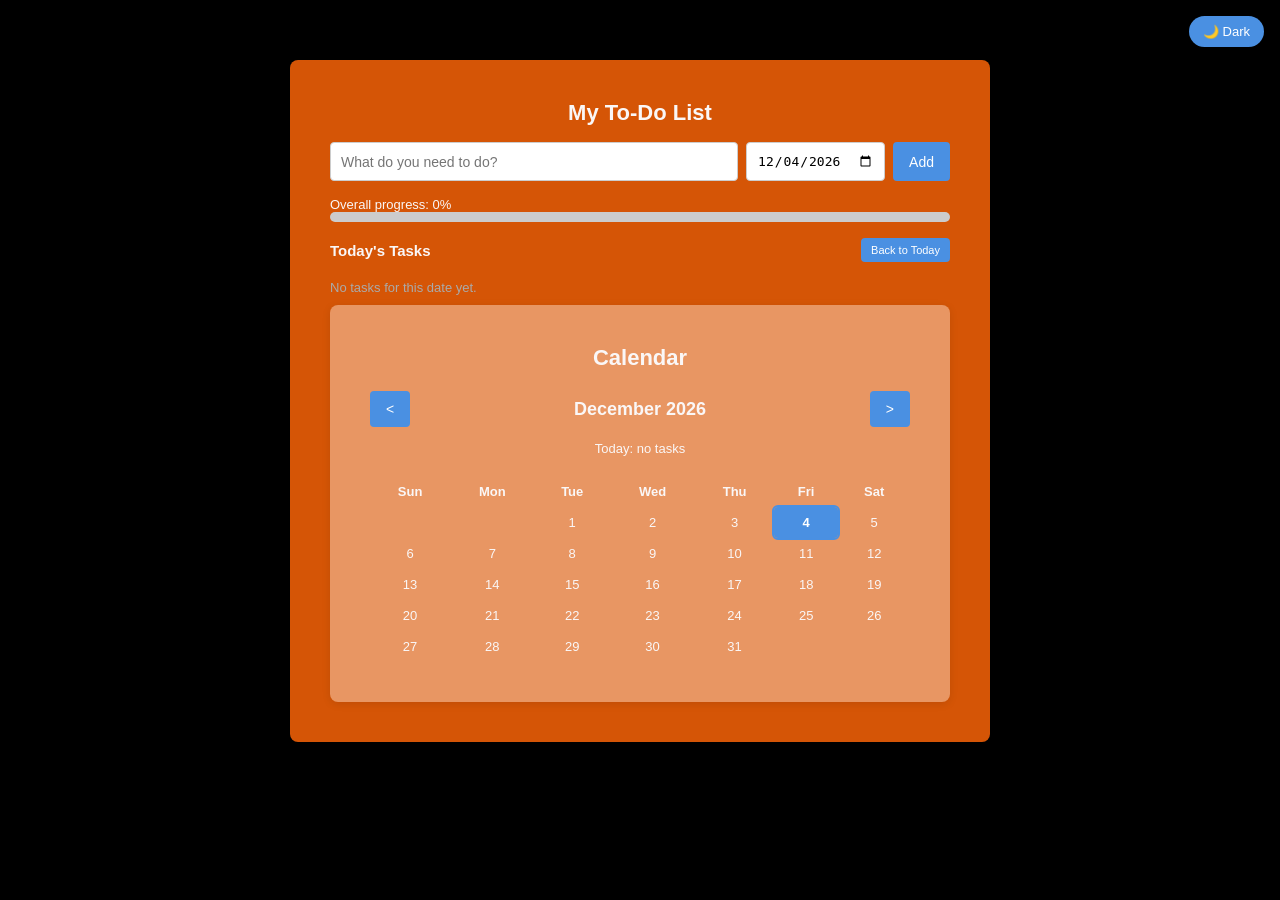
<file: WEB_DEV_PROJECTS/To-do_list project/index.html>
<!doctype html>
<html lang="en">
  <head>
    <meta charset="UTF-8" />
    <meta name="viewport" content="width=device-width, initial-scale=1.0" />
    <title>My To-Do List</title>
    <link rel="stylesheet" href="style.css" />
  </head>

  <body>
    <!-- Light/Dark mode switch -->
    <button id="theme-toggle">🌙 Dark</button>

    <!--Container Input Box-->
    <div class="container">
      <h1>My To-Do List</h1>

      <div class="input-row">
        <input
          type="text"
          id="task-input"
          placeholder="What do you need to do?"
        />
        <input type="date" id="task-date" />
        <button id="add-btn">Add</button>
      </div>

      <!-- Progress  Bar Section -->
      <div class="progress-section">
        <div class="progress-label">
          Overall progress: <span id="progress-percent">0%</span>
        </div>
        <div class="progress-bar">
          <div class="progress-fill" id="progress-fill"></div>
        </div>
      </div>

      <!-- Task List Section -->
      <div class="list-heading-row">
        <h2 id="list-heading">Today's Tasks</h2>
        <button id="today-btn">Back to Today</button>
      </div>
      <ul id="task-list"></ul>
      <!-- Calendar Section -->
      <div class="container_calendar">
        <h1>Calendar</h1>
        <div class="calendar">
          <div class="calendar-header">
            <button id="prev-month">&lt;</button>
            <h2 id="month-year"></h2>
            <button id="next-month">&gt;</button>
          </div>
          <table id="calendar-table">
            <thead>
              <tr>
                <th>Sun</th>
                <th>Mon</th>
                <th>Tue</th>
                <th>Wed</th>
                <th>Thu</th>
                <th>Fri</th>
                <th>Sat</th>
              </tr>
            </thead>
            <tbody id="calendar-body"></tbody>
          </table>
        </div>
      </div>
    </div>

    <!-- JavaScript Section -->
    <script src="script.js"></script>
  </body>
</html>
</file>
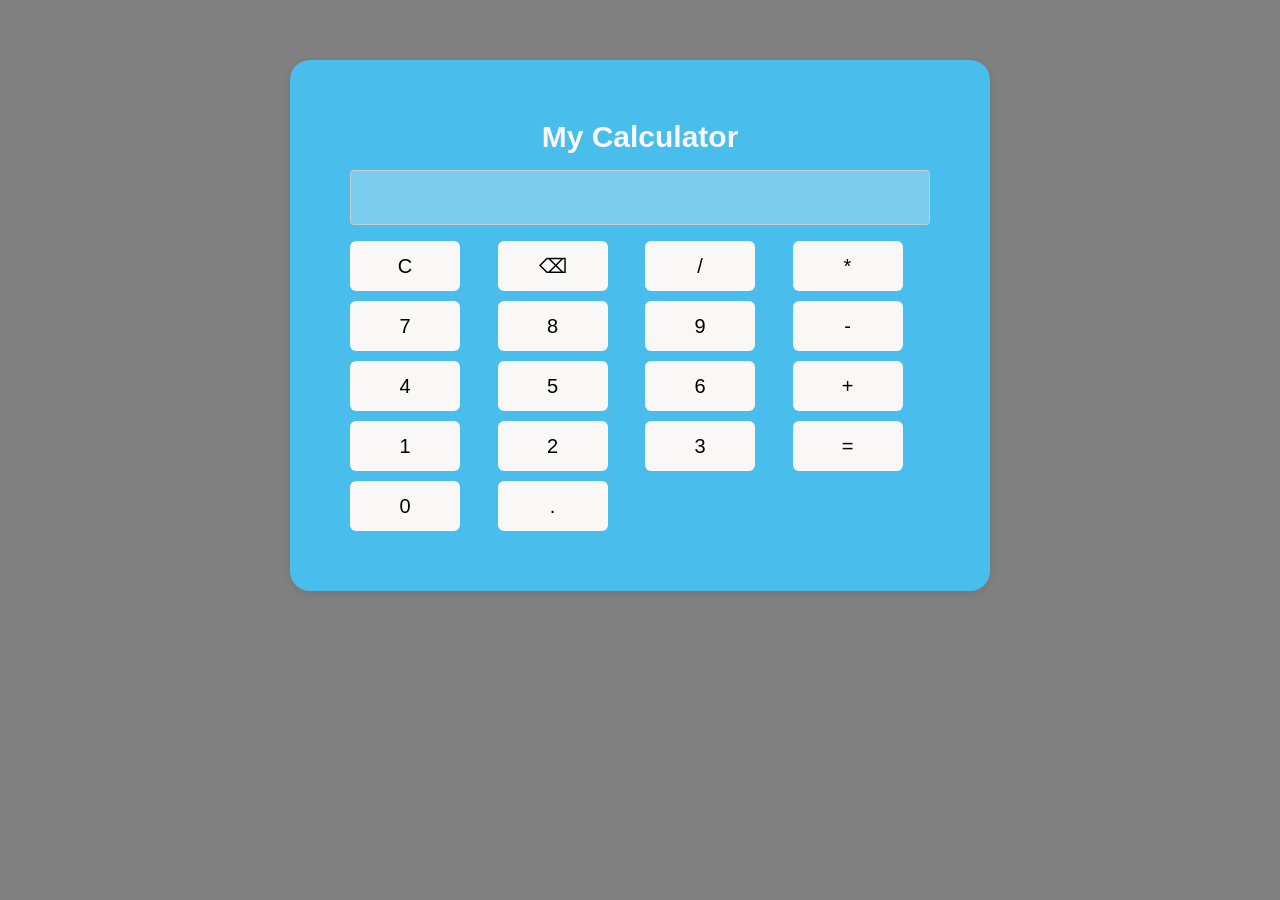
<file: WEB_DEV_PROJECTS/Calculator_project/cal_index.html>
<!DOCTYPE html>
<html lang="en">
<head>
    <meta charset="UTF-8">
    <meta name="viewport" content="width=device-width, initial-scale=1.0">
    <title>My Calculator</title>
    <link rel="stylesheet" href="cal_style.css" />
</head>
<body>
    <div class="container">
        <h1>My Calculator</h1>
        <input type="text" id="result" disabled />
        <div class="buttons">
            <button onclick="C()">C</button>
            <button onclick="backspace()">&#9003;</button>
            <button onclick="appendToResult('/')">/</button>
            <button onclick="appendToResult('*')">*</button>
            <button onclick="appendToResult('7')">7</button>
            <button onclick="appendToResult('8')">8</button>
            <button onclick="appendToResult('9')">9</button>
            <button onclick="appendToResult('-')">-</button>
            <button onclick="appendToResult('4')">4</button>
            <button onclick="appendToResult('5')">5</button>
            <button onclick="appendToResult('6')">6</button>
            <button onclick="appendToResult('+')">+</button>
            <button onclick="appendToResult('1')">1</button>
            <button onclick="appendToResult('2')">2</button>
            <button onclick="appendToResult('3')">3</button>
            <button onclick="calculate()" id="equals">=</button>
            <button onclick="appendToResult('0')" id="zero">0</button>
            <button onclick="appendToResult('.')">.</button>
        </div>
    </div>
    <script src="cal_script.js"></script>
</body>
</html>
</file>
<file: WEB_DEV_PROJECTS/To-do_list project/style.css>
* {
  box-sizing: border-box;
  margin: 0;
  padding: 0;
}

/* ============================================================
   THEME COLORS
   Dark mode is the default (matches how the app looked before).
   Adding the "light-mode" class to <body> swaps every variable
   below to its light-mode value — nothing else has to change,
   because the rest of the CSS reads colors through var(--name)
   instead of hardcoding them.
   ============================================================ */
:root {
  --page-bg: #000000;
  --card-bg: rgb(213, 85, 6);
  --card-bg-alt: rgb(232, 150, 99);
  --text-heading: #faf7f7;
  --text-body: #f1eaea;
  --text-muted: #aaa;
  --input-border: #ccc;
}

body.light-mode {
  --page-bg: #f2f2f2;
  --card-bg: #ffb37a;
  --card-bg-alt: #ffd3ae;
  --text-heading: #2b2b2b;
  --text-body: #2b2b2b;
  --text-muted: #6b6b6b;
  --input-border: #999;
}

body {
  font-family: Arial, Helvetica, sans-serif;
  background-color: var(--page-bg);
  display: flex;
  flex-direction: column;
  align-items: center;
  padding-top: 60px;
  transition: background-color 0.2s ease;
}

h1 {
  font-size: 22px;
  margin-bottom: 16px;
  text-align: center;
  color: var(--text-heading);
}

/* ---------- Theme toggle button ---------- */
#theme-toggle {
  position: fixed;
  top: 16px;
  right: 16px;
  padding: 8px 14px;
  font-size: 13px;
  background-color: #4a90e2;
  color: white;
  border: none;
  border-radius: 20px;
  cursor: pointer;
  z-index: 10;
}

#theme-toggle:hover {
  background-color: #357abd;
}

/* ---------- To-do list ---------- */
.container {
  background: var(--card-bg);
  width: 100%;
  max-width: 700px;
  padding: 40px;
  border-radius: 8px;
  box-shadow: 0 2px 8px rgba(0, 0, 0, 0.1);
  margin-bottom: 20px;
}

.input-row {
  display: flex;
  gap: 8px;
  margin-bottom: 16px;
}

#task-input {
  flex: 1;
  padding: 10px;
  font-size: 14px;
  border: 1px solid var(--input-border);
  border-radius: 4px;
}

#task-date {
  padding: 10px;
  font-size: 13px;
  border: 1px solid var(--input-border);
  border-radius: 4px;
}

#add-btn {
  padding: 10px 16px;
  font-size: 14px;
  background-color: #4a90e2;
  color: white;
  border: none;
  border-radius: 4px;
  cursor: pointer;
}

#add-btn:hover {
  background-color: #357abd;
}

.progress-section {
  margin-bottom: 16px;
}

.progress-label {
  font-size: 13px;
  color: var(--text-heading);
}

.progress-bar {
  width: 100%;
  height: 10px;
  background-color: #ccc;
  border-radius: 5px;
  overflow: hidden;
}

.progress-fill {
  height: 100%;
  background-color: #4a90e2;
  border-radius: 5px;
}

/* Heading above the task list ("Today's Tasks" / a picked date)
   plus the button that resets the view back to today. */
.list-heading-row {
  display: flex;
  align-items: center;
  justify-content: space-between;
  gap: 8px;
  margin-bottom: 8px;
}

#list-heading {
  font-size: 15px;
  color: var(--text-heading);
}

#today-btn {
  padding: 6px 10px;
  font-size: 11px;
  background-color: #4a90e2;
  color: white;
  border: none;
  border-radius: 4px;
  cursor: pointer;
}

#today-btn:hover {
  background-color: #357abd;
}

#task-list {
  list-style: none;
}

.task-item {
  display: flex;
  align-items: center;
  gap: 10px;
  padding: 10px 0;
  border-bottom: 1px solid rgba(255, 255, 255, 0.2);
}

.task-item span {
  flex: 1;
  font-size: 14px;
  color: var(--text-body);
}

.task-item .task-date {
  flex: none;
  font-size: 10.5px;
  color: var(--text-muted);
}

.task-item.completed span {
  text-decoration: line-through;
  color: var(--text-muted);
}

.task-item button {
  background: none;
  border: none;
  font-size: 16px;
  cursor: pointer;
  color: var(--text-muted);
}

.task-item button:hover {
  color: #e74c3c;
}

.empty-message {
  font-size: 13px;
  color: var(--text-muted);
  padding: 10px 0;
}

/* ---------- Calendar ---------- */
.container_calendar {
  background: var(--card-bg-alt);
  width: 100%;
  max-width: 700px;
  padding: 40px;
  border-radius: 8px;
  box-shadow: 0 2px 8px rgba(0, 0, 0, 0.1);
}

.calendar {
  display: flex;
  flex-direction: column;
  gap: 10px;
  margin-top: 20px;
}

.calendar-header {
  display: flex;
  align-items: center;
  justify-content: space-between;
}

.calendar-header h2 {
  font-size: 18px;
  color: var(--text-heading);
}

.calendar button {
  padding: 10px 16px;
  font-size: 14px;
  background-color: #4a90e2;
  color: white;
  border: none;
  border-radius: 4px;
  cursor: pointer;
}

.calendar button:hover {
  background-color: #357abd;
}

#day-stats {
  text-align: center;
  color: var(--text-heading);
  font-size: 13px;
  margin: 4px 0 10px;
}

#calendar-table {
  width: 100%;
  border-collapse: collapse;
  color: var(--text-heading);
  text-align: center;
}

#calendar-table th,
#calendar-table td {
  padding: 8px;
  font-size: 13px;
}

#calendar-table td {
  cursor: pointer;
  border-radius: 4px;
}

#calendar-table td.empty {
  cursor: default;
}

/* The cell that matches the REAL today's date, always. */
#calendar-table td.today {
  outline: 2px solid #4a90e2;
  font-weight: bold;
}

/* The cell for whichever date the task list is currently showing. */
#calendar-table td.selected {
  background-color: #4a90e2;
  color: white;
}

/* Small "x/y tasks" text shown under the day number in a cell. */
#calendar-table td .day-count {
  display: block;
  font-size: 9px;
  opacity: 0.8;
}

/* ============================================================
   RESPONSIVE: adjustments for phone-sized screens
   ============================================================ */
@media (max-width: 600px) {
  body {
    padding-top: 24px;
  }

  .container,
  .container_calendar {
    padding: 20px;
    border-radius: 6px;
  }

  h1 {
    font-size: 19px;
  }

  .input-row {
    flex-direction: column;
  }

  #add-btn {
    width: 100%;
  }

  .list-heading-row {
    flex-direction: column;
    align-items: flex-start;
    gap: 6px;
  }

  .calendar-header h2 {
    font-size: 15px;
  }

  .calendar button {
    padding: 8px 12px;
    font-size: 13px;
  }

  #calendar-table th,
  #calendar-table td {
    padding: 4px;
    font-size: 11px;
  }

  #calendar-table td .day-count {
    font-size: 8px;
  }

  #theme-toggle {
    top: 10px;
    right: 10px;
    padding: 6px 10px;
    font-size: 12px;
  }
}

@media (max-width: 380px) {
  .container,
  .container_calendar {
    padding: 14px;
  }

  #calendar-table th,
  #calendar-table td {
    padding: 2px;
    font-size: 10px;
  }
}
</file>
<file: WEB_DEV_PROJECTS/Calculator_project/cal_style.css>
* {
  box-sizing: border-box;
  margin: 0;
  padding: 0;
}

body {
  font-family: Arial, Helvetica, sans-serif;
  background-color: grey;
  display: flex;
  flex-direction: column;
  align-items: center;
  padding-top: 60px;
}

.container {
  background: rgb(73, 190, 236);
  width: 100%;
  max-width: 700px;
  padding: 60px;
  border-radius: 20px;
  box-shadow: 0 2px 8px rgba(0, 0, 0, 0.1);
}

h1 {
  font-size: 30px;
  margin-bottom: 16px;
  text-align: center;
  color: #faf7f7;
}

input[type="text"] {
  width: 100%;
  padding: 15px;
  font-size: 20px;
  border: 1px solid #ccc;
  border-radius: 4px;
  margin-bottom: 16px;
}

.buttons {
  display: grid;
  grid-template-columns: repeat(4, 1fr);
  gap: 10px;
  font-size: 24px;
}

.buttons button {   
  width: 80%;
  height: 50px;
  font-size: 20px;
  border: none;
  border-radius: 6px;
  background: #faf7f7;
  cursor: pointer;
  transition: background 0.15s ease;
}

.buttons button:hover {
  background: #e0e0e0;
}
</file>
